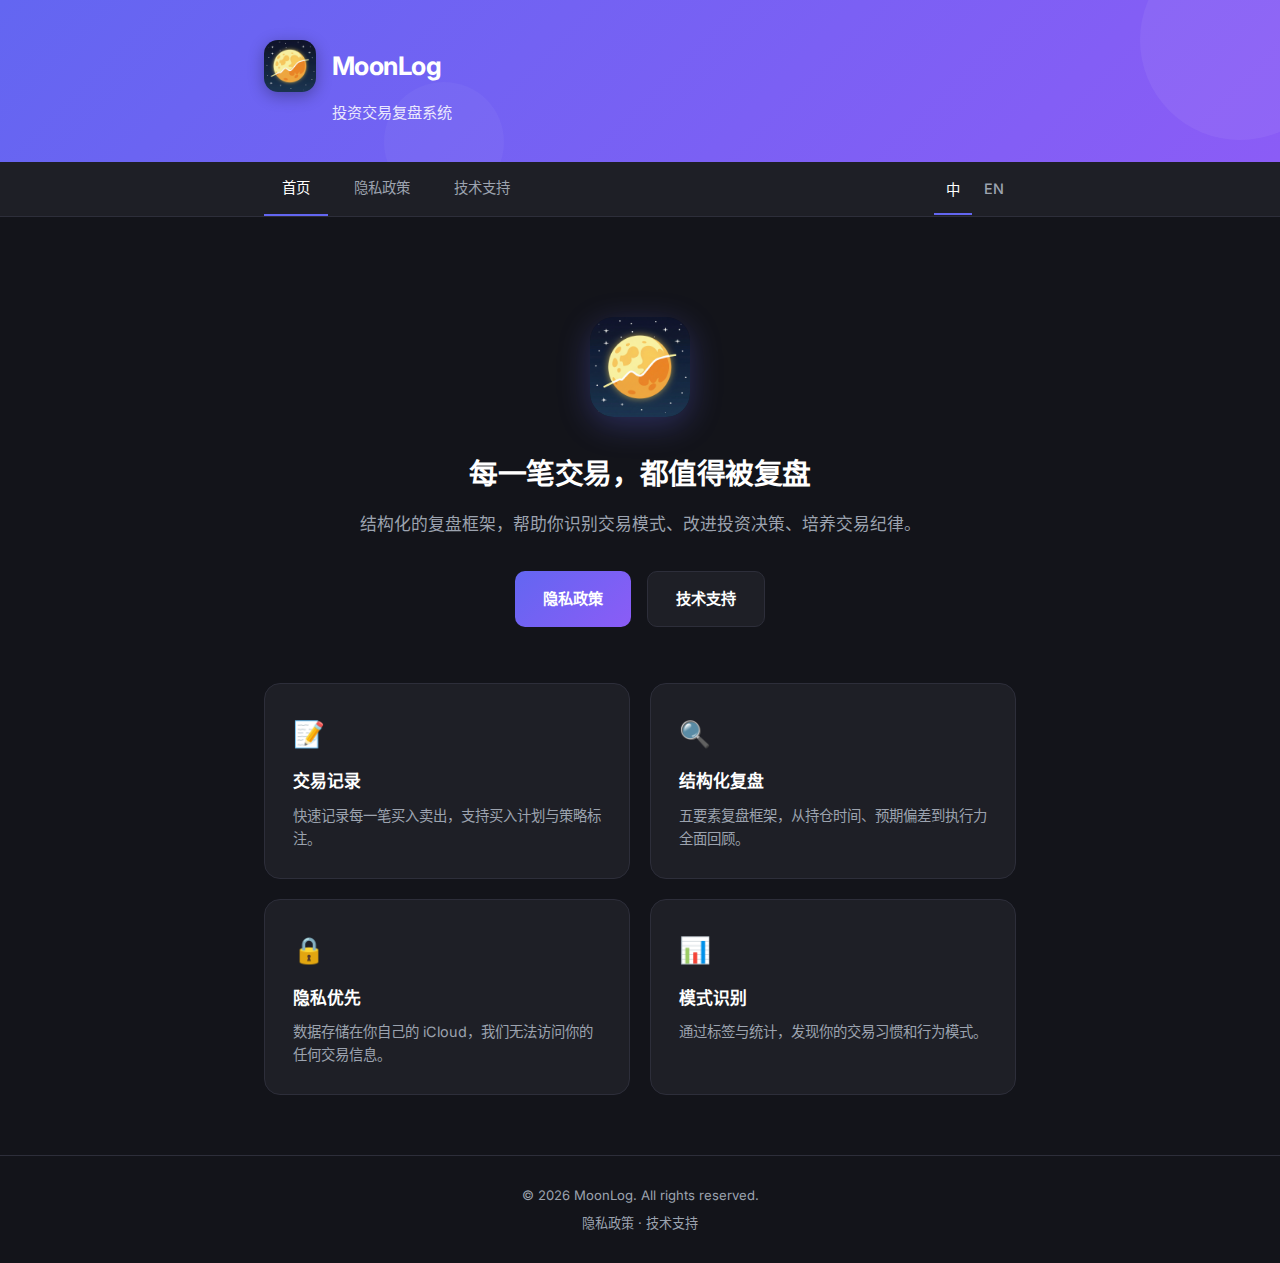
<file: index.html>
<!DOCTYPE html>
<html lang="zh-CN">
<head>
  <meta charset="UTF-8">
  <meta name="viewport" content="width=device-width, initial-scale=1.0">
  <title data-i18n="page.title">MoonLog — 投资交易复盘</title>
  <meta name="description" content="MoonLog 帮助个人投资者通过结构化复盘框架，识别交易模式、改进投资决策、培养交易纪律。">
  <link rel="icon" href="images/logo.png" type="image/png">
  <link rel="stylesheet" href="css/style.css">
</head>
<body>

  <!-- Header -->
  <header class="site-header">
    <div class="header-inner">
      <div class="brand">
        <img src="images/logo.png" alt="MoonLog Logo">
        <h1>MoonLog</h1>
      </div>
      <p class="header-subtitle" data-i18n="header.subtitle.index">投资交易复盘系统</p>
    </div>
  </header>

  <!-- Navigation -->
  <nav class="site-nav">
    <div class="nav-inner">
      <a href="index.html" class="active" data-i18n="nav.home">首页</a>
      <a href="privacy.html" data-i18n="nav.privacy">隐私政策</a>
      <a href="support.html" data-i18n="nav.support">技术支持</a>
      <div class="lang-switch">
        <button data-lang="zh" class="active" onclick="setLang('zh')">中</button>
        <button data-lang="en" onclick="setLang('en')">EN</button>
      </div>
    </div>
  </nav>

  <!-- Main -->
  <main class="main-content">

    <!-- Hero -->
    <section class="hero">
      <img src="images/logo.png" alt="MoonLog">
      <h2 data-i18n="hero.title">每一笔交易，都值得被复盘</h2>
      <p data-i18n="hero.desc">结构化的复盘框架，帮助你识别交易模式、改进投资决策、培养交易纪律。</p>
      <div class="hero-links">
        <a href="privacy.html" class="btn-primary" data-i18n="hero.btn.privacy">隐私政策</a>
        <a href="support.html" class="btn-outline" data-i18n="hero.btn.support">技术支持</a>
      </div>
    </section>

    <!-- Features -->
    <section class="features">
      <div class="feature-card">
        <span class="icon">📝</span>
        <h3 data-i18n="feature.record.title">交易记录</h3>
        <p data-i18n="feature.record.desc">快速记录每一笔买入卖出，支持买入计划与策略标注。</p>
      </div>
      <div class="feature-card">
        <span class="icon">🔍</span>
        <h3 data-i18n="feature.review.title">结构化复盘</h3>
        <p data-i18n="feature.review.desc">五要素复盘框架，从持仓时间、预期偏差到执行力全面回顾。</p>
      </div>
      <div class="feature-card">
        <span class="icon">🔒</span>
        <h3 data-i18n="feature.privacy.title">隐私优先</h3>
        <p data-i18n="feature.privacy.desc">数据存储在你自己的 iCloud，我们无法访问你的任何交易信息。</p>
      </div>
      <div class="feature-card">
        <span class="icon">📊</span>
        <h3 data-i18n="feature.pattern.title">模式识别</h3>
        <p data-i18n="feature.pattern.desc">通过标签与统计，发现你的交易习惯和行为模式。</p>
      </div>
    </section>

  </main>

  <!-- Footer -->
  <footer class="site-footer">
    <p data-i18n="footer.rights">&copy; 2026 MoonLog. All rights reserved.</p>
    <p style="margin-top: 6px;">
      <a href="privacy.html" data-i18n="footer.privacy">隐私政策</a> · <a href="support.html" data-i18n="footer.support">技术支持</a>
    </p>
  </footer>

  <script src="js/i18n.js"></script>
</body>
</html>
</file>
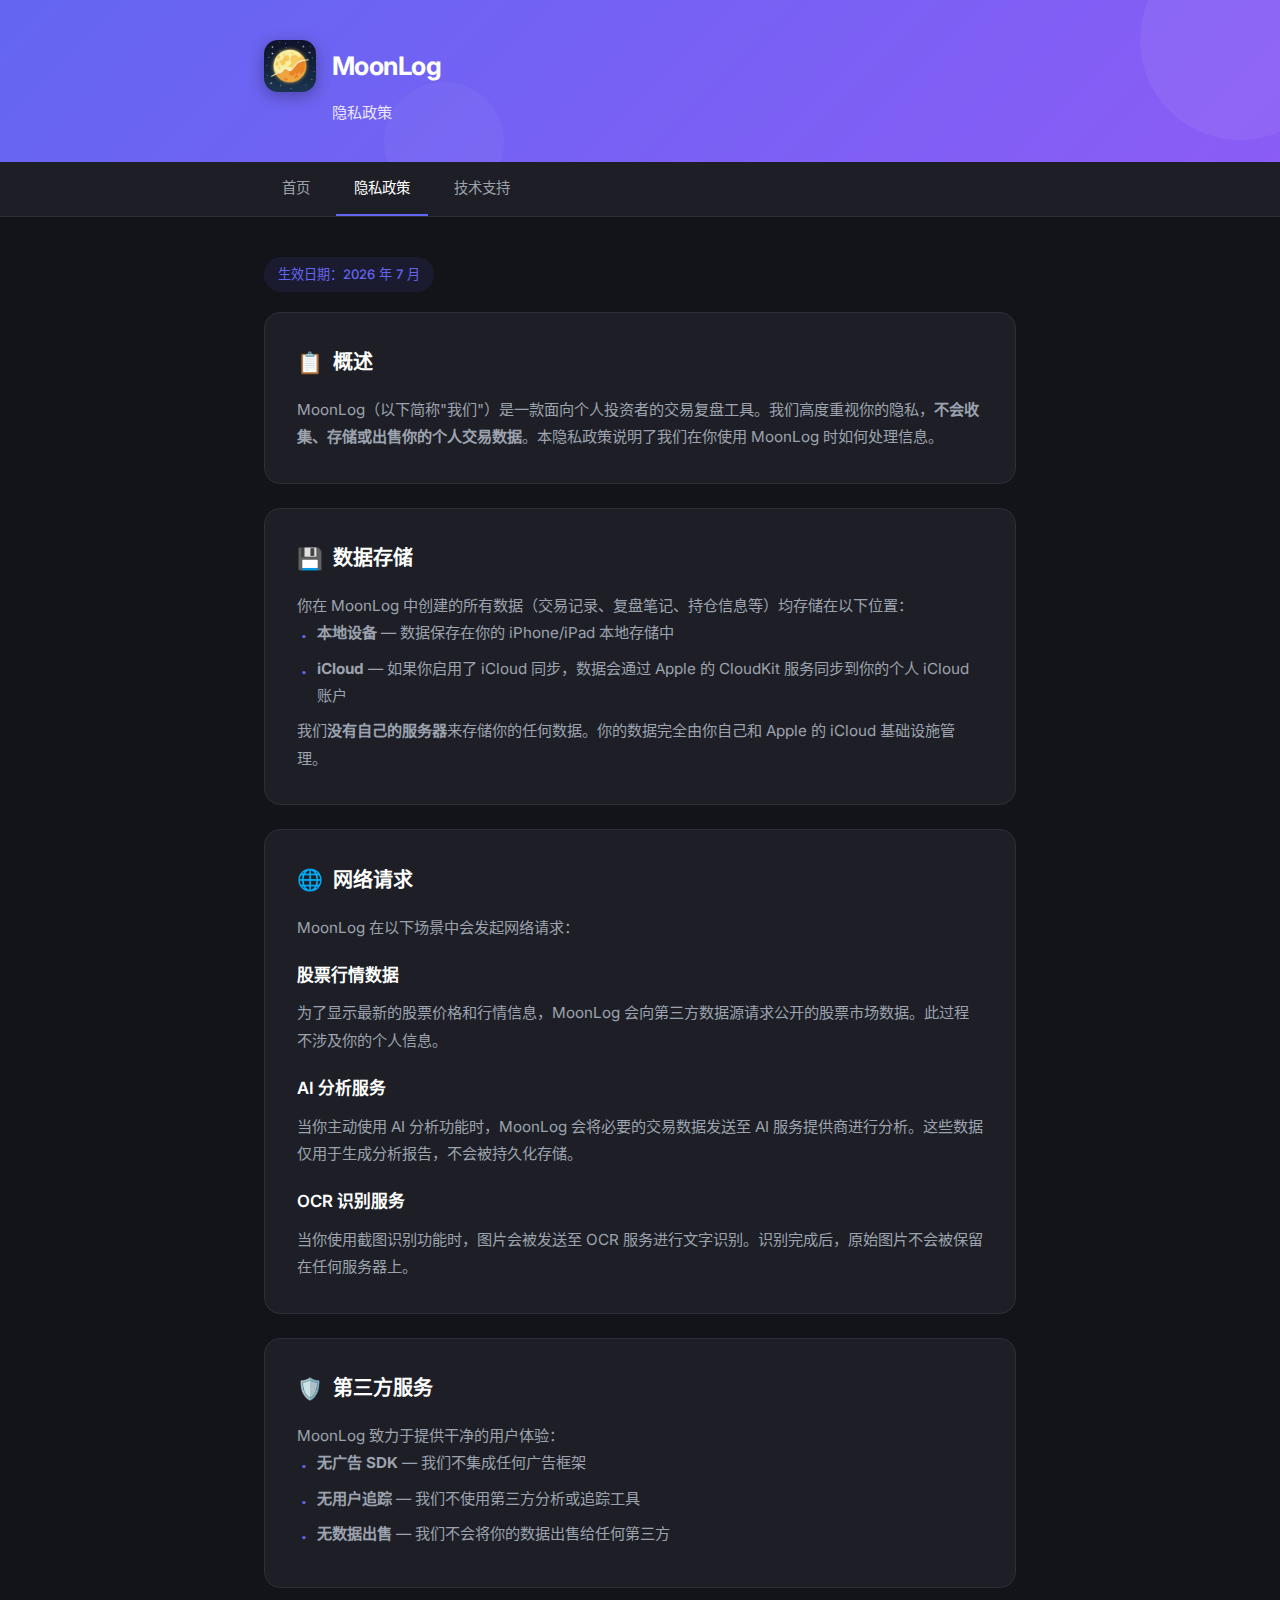
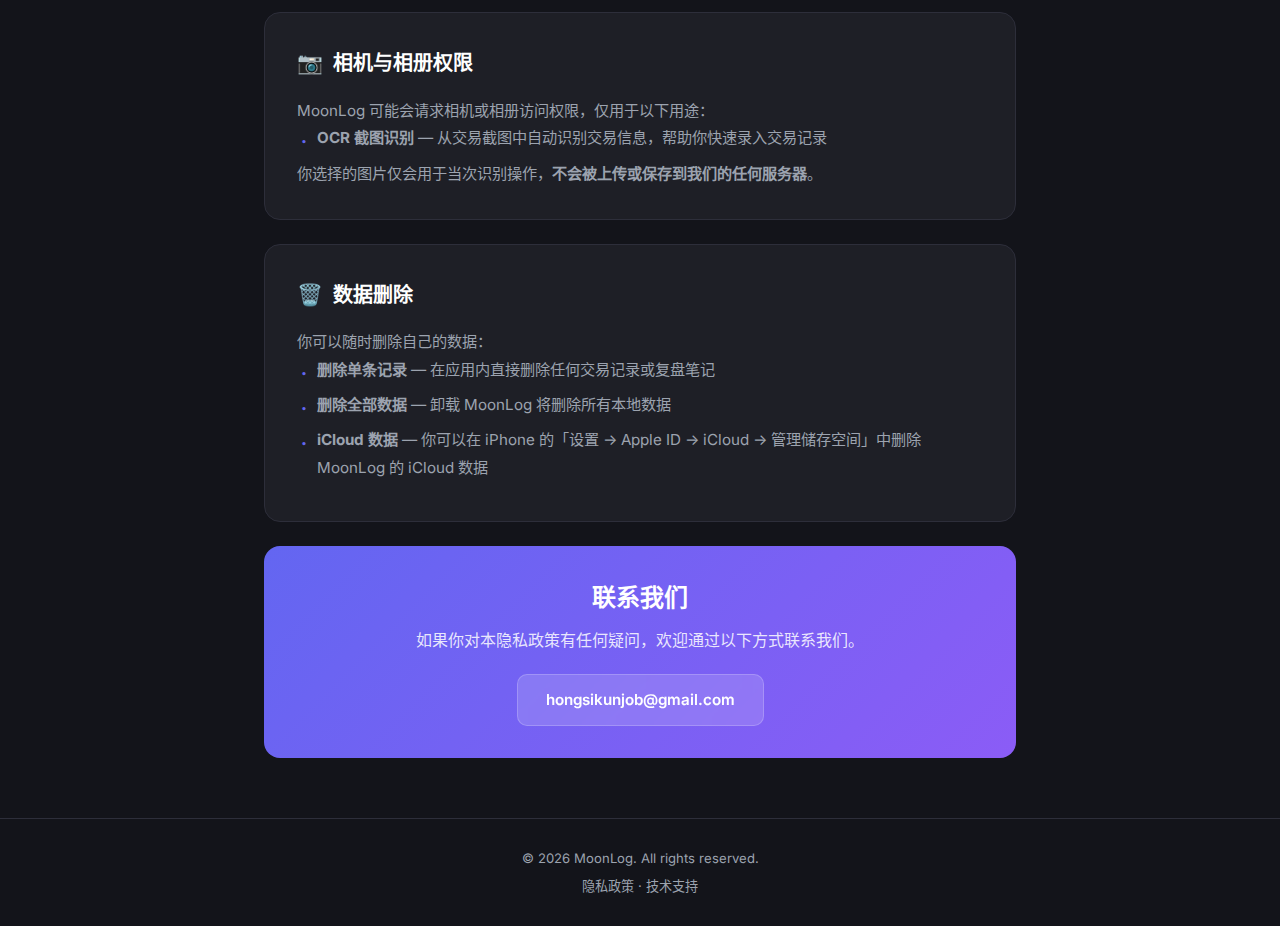
<file: privacy.html>
<!DOCTYPE html>
<html lang="zh-CN">
<head>
  <meta charset="UTF-8">
  <meta name="viewport" content="width=device-width, initial-scale=1.0">
  <title>隐私政策 — MoonLog</title>
  <meta name="description" content="MoonLog 隐私政策 — 了解我们如何保护你的数据。">
  <link rel="icon" href="images/logo.png" type="image/png">
  <link rel="stylesheet" href="css/style.css">
</head>
<body>

  <!-- Header -->
  <header class="site-header">
    <div class="header-inner">
      <div class="brand">
        <img src="images/logo.png" alt="MoonLog Logo">
        <h1>MoonLog</h1>
      </div>
      <p class="header-subtitle">隐私政策</p>
    </div>
  </header>

  <!-- Navigation -->
  <nav class="site-nav">
    <div class="nav-inner">
      <a href="index.html">首页</a>
      <a href="privacy.html" class="active">隐私政策</a>
      <a href="support.html">技术支持</a>
    </div>
  </nav>

  <!-- Main -->
  <main class="main-content">

    <span class="date-tag">生效日期：2026 年 7 月</span>

    <!-- 概述 -->
    <div class="card">
      <h2><span class="icon">📋</span>概述</h2>
      <p>MoonLog（以下简称"我们"）是一款面向个人投资者的交易复盘工具。我们高度重视你的隐私，<strong>不会收集、存储或出售你的个人交易数据</strong>。本隐私政策说明了我们在你使用 MoonLog 时如何处理信息。</p>
    </div>

    <!-- 数据存储 -->
    <div class="card">
      <h2><span class="icon">💾</span>数据存储</h2>
      <p>你在 MoonLog 中创建的所有数据（交易记录、复盘笔记、持仓信息等）均存储在以下位置：</p>
      <ul>
        <li><strong>本地设备</strong> — 数据保存在你的 iPhone/iPad 本地存储中</li>
        <li><strong>iCloud</strong> — 如果你启用了 iCloud 同步，数据会通过 Apple 的 CloudKit 服务同步到你的个人 iCloud 账户</li>
      </ul>
      <p>我们<strong>没有自己的服务器</strong>来存储你的任何数据。你的数据完全由你自己和 Apple 的 iCloud 基础设施管理。</p>
    </div>

    <!-- 网络请求 -->
    <div class="card">
      <h2><span class="icon">🌐</span>网络请求</h2>
      <p>MoonLog 在以下场景中会发起网络请求：</p>

      <h3>股票行情数据</h3>
      <p>为了显示最新的股票价格和行情信息，MoonLog 会向第三方数据源请求公开的股票市场数据。此过程不涉及你的个人信息。</p>

      <h3>AI 分析服务</h3>
      <p>当你主动使用 AI 分析功能时，MoonLog 会将必要的交易数据发送至 AI 服务提供商进行分析。这些数据仅用于生成分析报告，不会被持久化存储。</p>

      <h3>OCR 识别服务</h3>
      <p>当你使用截图识别功能时，图片会被发送至 OCR 服务进行文字识别。识别完成后，原始图片不会被保留在任何服务器上。</p>
    </div>

    <!-- 第三方服务 -->
    <div class="card">
      <h2><span class="icon">🛡️</span>第三方服务</h2>
      <p>MoonLog 致力于提供干净的用户体验：</p>
      <ul>
        <li><strong>无广告 SDK</strong> — 我们不集成任何广告框架</li>
        <li><strong>无用户追踪</strong> — 我们不使用第三方分析或追踪工具</li>
        <li><strong>无数据出售</strong> — 我们不会将你的数据出售给任何第三方</li>
      </ul>
    </div>

    <!-- 相机与相册 -->
    <div class="card">
      <h2><span class="icon">📷</span>相机与相册权限</h2>
      <p>MoonLog 可能会请求相机或相册访问权限，仅用于以下用途：</p>
      <ul>
        <li><strong>OCR 截图识别</strong> — 从交易截图中自动识别交易信息，帮助你快速录入交易记录</li>
      </ul>
      <p>你选择的图片仅会用于当次识别操作，<strong>不会被上传或保存到我们的任何服务器</strong>。</p>
    </div>

    <!-- 数据删除 -->
    <div class="card">
      <h2><span class="icon">🗑️</span>数据删除</h2>
      <p>你可以随时删除自己的数据：</p>
      <ul>
        <li><strong>删除单条记录</strong> — 在应用内直接删除任何交易记录或复盘笔记</li>
        <li><strong>删除全部数据</strong> — 卸载 MoonLog 将删除所有本地数据</li>
        <li><strong>iCloud 数据</strong> — 你可以在 iPhone 的「设置 → Apple ID → iCloud → 管理储存空间」中删除 MoonLog 的 iCloud 数据</li>
      </ul>
    </div>

    <!-- 联系方式 -->
    <div class="contact-banner">
      <h2>联系我们</h2>
      <p>如果你对本隐私政策有任何疑问，欢迎通过以下方式联系我们。</p>
      <a href="mailto:hongsikunjob@gmail.com" class="btn">hongsikunjob@gmail.com</a>
    </div>

  </main>

  <!-- Footer -->
  <footer class="site-footer">
    <p>&copy; 2026 MoonLog. All rights reserved.</p>
    <p style="margin-top: 6px;">
      <a href="privacy.html">隐私政策</a> · <a href="support.html">技术支持</a>
    </p>
  </footer>

</body>
</html>
</file>
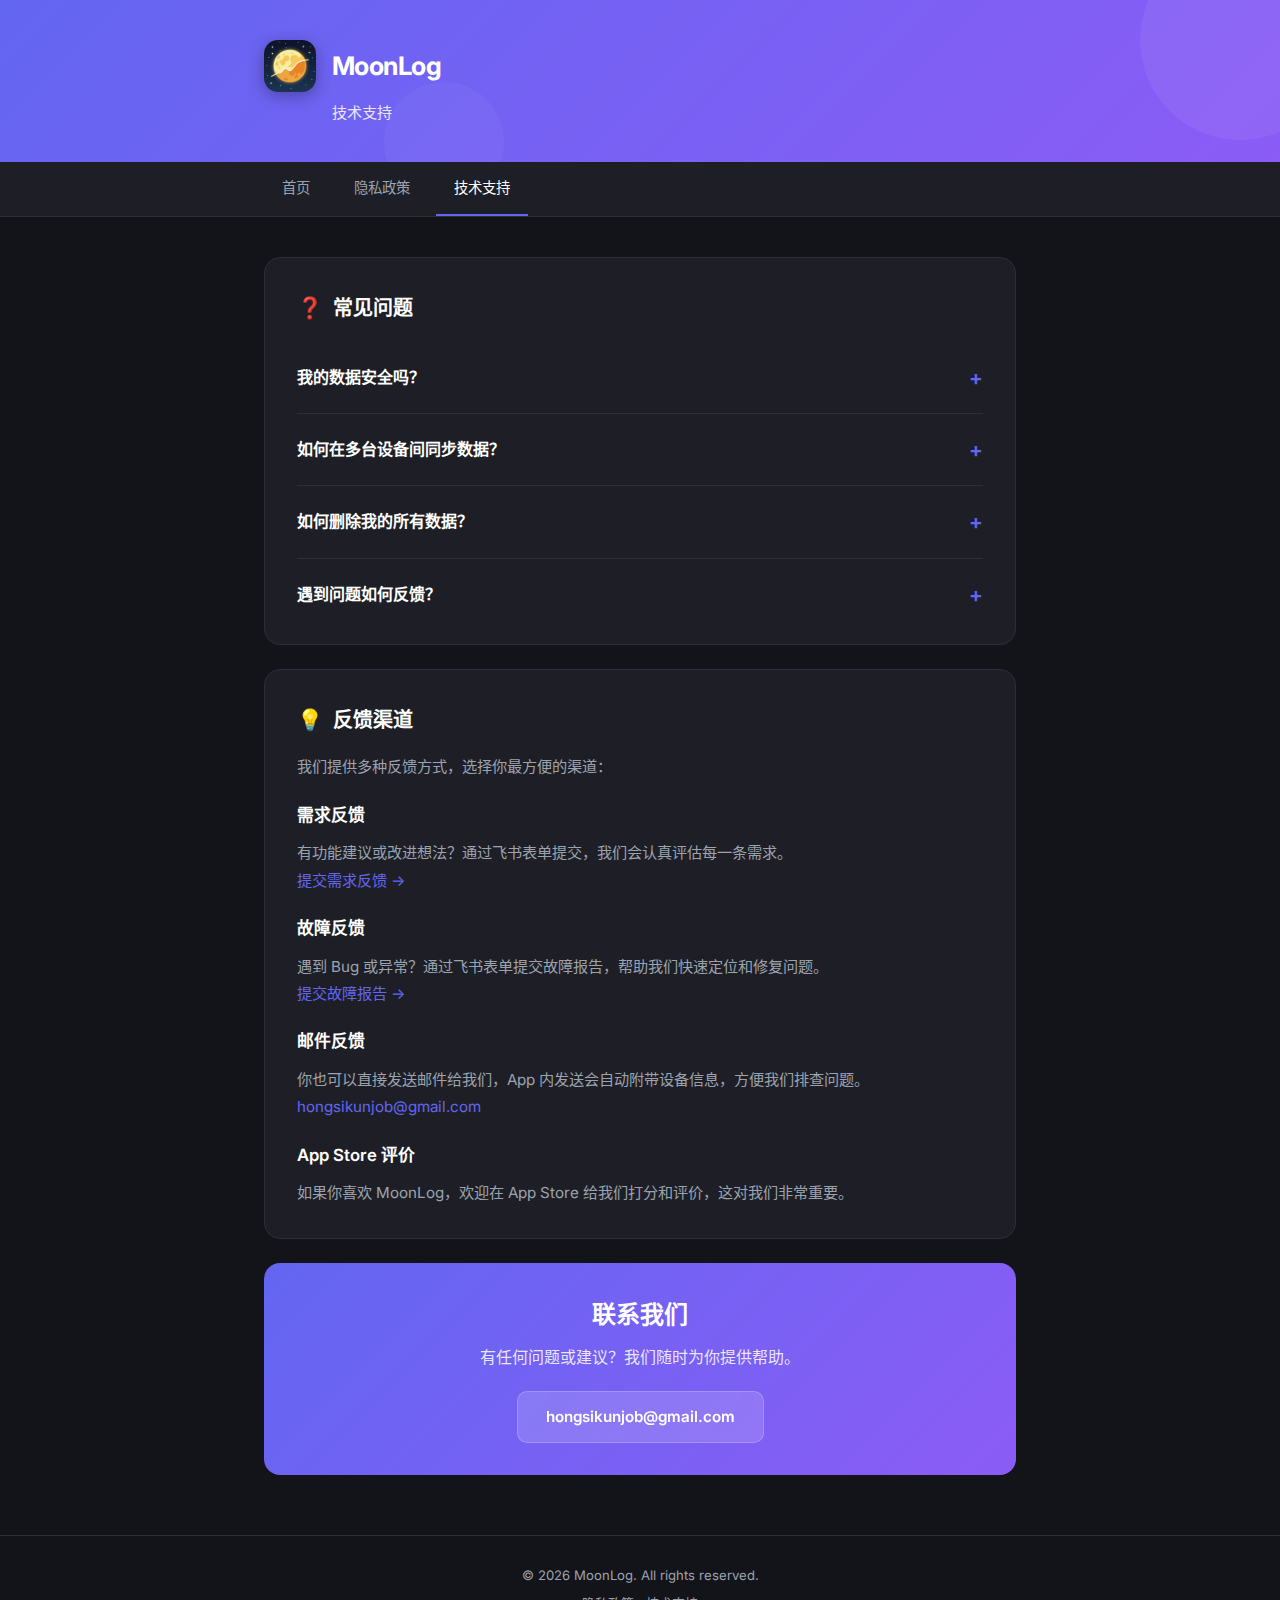
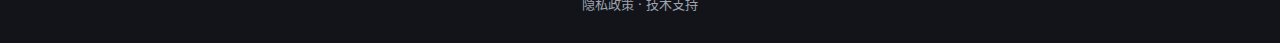
<file: support.html>
<!DOCTYPE html>
<html lang="zh-CN">
<head>
  <meta charset="UTF-8">
  <meta name="viewport" content="width=device-width, initial-scale=1.0">
  <title>技术支持 — MoonLog</title>
  <meta name="description" content="MoonLog 技术支持 — 常见问题与联系方式。">
  <link rel="icon" href="images/logo.png" type="image/png">
  <link rel="stylesheet" href="css/style.css">
</head>
<body>

  <!-- Header -->
  <header class="site-header">
    <div class="header-inner">
      <div class="brand">
        <img src="images/logo.png" alt="MoonLog Logo">
        <h1>MoonLog</h1>
      </div>
      <p class="header-subtitle">技术支持</p>
    </div>
  </header>

  <!-- Navigation -->
  <nav class="site-nav">
    <div class="nav-inner">
      <a href="index.html">首页</a>
      <a href="privacy.html">隐私政策</a>
      <a href="support.html" class="active">技术支持</a>
    </div>
  </nav>

  <!-- Main -->
  <main class="main-content">

    <!-- FAQ -->
    <div class="card">
      <h2><span class="icon">❓</span>常见问题</h2>

      <div class="faq-item">
        <div class="faq-question" onclick="toggleFaq(this)">我的数据安全吗？</div>
        <div class="faq-answer">
          <p>完全安全。你的所有交易记录和复盘数据都存储在你自己的设备和 iCloud 账户中，MoonLog 没有自己的服务器，无法访问你的任何数据。即使 MoonLog 停止运营，你的数据也不会受到影响。</p>
        </div>
      </div>

      <div class="faq-item">
        <div class="faq-question" onclick="toggleFaq(this)">如何在多台设备间同步数据？</div>
        <div class="faq-answer">
          <p>MoonLog 使用 Apple 的 iCloud 进行数据同步。请确保你的所有设备都登录了同一个 Apple ID，并在「设置 → Apple ID → iCloud」中开启了 MoonLog 的 iCloud 同步。数据会自动在你的设备间保持一致。</p>
        </div>
      </div>

      <div class="faq-item">
        <div class="faq-question" onclick="toggleFaq(this)">如何删除我的所有数据？</div>
        <div class="faq-answer">
          <p>卸载 MoonLog 会删除所有本地数据。如果你还需要清除 iCloud 中的数据，请前往 iPhone 的「设置 → Apple ID → iCloud → 管理储存空间」，找到 MoonLog 并删除其数据。</p>
        </div>
      </div>

      <div class="faq-item">
        <div class="faq-question" onclick="toggleFaq(this)">遇到问题如何反馈？</div>
        <div class="faq-answer">
          <p>你可以通过 App 内「设置 → 应用反馈」选择合适的反馈方式，也可以直接使用以下渠道：</p>
        </div>
      </div>
    </div>

    <!-- 反馈渠道 -->
    <div class="card">
      <h2><span class="icon">💡</span>反馈渠道</h2>
      <p>我们提供多种反馈方式，选择你最方便的渠道：</p>

      <h3>需求反馈</h3>
      <p>有功能建议或改进想法？通过飞书表单提交，我们会认真评估每一条需求。</p>
      <p><a href="https://my.feishu.cn/share/base/form/shrcnz3WIS0nkVTpRAM0VpO00Ud" target="_blank">提交需求反馈 →</a></p>

      <h3>故障反馈</h3>
      <p>遇到 Bug 或异常？通过飞书表单提交故障报告，帮助我们快速定位和修复问题。</p>
      <p><a href="https://my.feishu.cn/share/base/form/shrcno1saWNjoIcHfhl5ANprRxg" target="_blank">提交故障报告 →</a></p>

      <h3>邮件反馈</h3>
      <p>你也可以直接发送邮件给我们，App 内发送会自动附带设备信息，方便我们排查问题。</p>
      <p><a href="mailto:hongsikunjob@gmail.com">hongsikunjob@gmail.com</a></p>

      <h3>App Store 评价</h3>
      <p>如果你喜欢 MoonLog，欢迎在 App Store 给我们打分和评价，这对我们非常重要。</p>
    </div>

    <!-- 联系方式 -->
    <div class="contact-banner">
      <h2>联系我们</h2>
      <p>有任何问题或建议？我们随时为你提供帮助。</p>
      <a href="mailto:hongsikunjob@gmail.com" class="btn">hongsikunjob@gmail.com</a>
    </div>

  </main>

  <!-- Footer -->
  <footer class="site-footer">
    <p>&copy; 2026 MoonLog. All rights reserved.</p>
    <p style="margin-top: 6px;">
      <a href="privacy.html">隐私政策</a> · <a href="support.html">技术支持</a>
    </p>
  </footer>

  <!-- FAQ Toggle Script -->
  <script>
    function toggleFaq(el) {
      const item = el.parentElement;
      item.classList.toggle('open');
    }
  </script>

</body>
</html>
</file>
<file: css/style.css>
/* ========================================
   MoonLog — Brand Stylesheet
   ======================================== */

/* ---------- Google Fonts ---------- */
@import url('https://fonts.googleapis.com/css2?family=Inter:wght@400;500;600;700&display=swap');

/* ---------- CSS Variables ---------- */
:root {
  --color-primary: #6366F1;
  --color-secondary: #8B5CF6;
  --color-bg: #13141A;
  --color-card: #1E1F26;
  --color-card-hover: #262730;
  --color-text: #FFFFFF;
  --color-text-secondary: #9CA3AF;
  --color-border: #2D2E3A;
  --color-gradient: linear-gradient(135deg, #6366F1, #8B5CF6);
  --radius: 16px;
  --radius-sm: 10px;
  --max-width: 800px;
  --transition: 0.25s ease;
}

/* ---------- Reset & Base ---------- */
*,
*::before,
*::after {
  margin: 0;
  padding: 0;
  box-sizing: border-box;
}

html {
  scroll-behavior: smooth;
  -webkit-text-size-adjust: 100%;
}

body {
  font-family: 'Inter', -apple-system, BlinkMacSystemFont, 'Segoe UI', sans-serif;
  background-color: var(--color-bg);
  color: var(--color-text);
  line-height: 1.7;
  font-size: 16px;
  min-height: 100vh;
  display: flex;
  flex-direction: column;
}

a {
  color: var(--color-primary);
  text-decoration: none;
  transition: color var(--transition);
}

a:hover {
  color: var(--color-secondary);
}

/* ---------- Header ---------- */
.site-header {
  background: var(--color-gradient);
  padding: 0;
  position: relative;
  overflow: hidden;
}

.site-header::before {
  content: '';
  position: absolute;
  top: -60px;
  right: -60px;
  width: 200px;
  height: 200px;
  background: rgba(255, 255, 255, 0.06);
  border-radius: 50%;
  pointer-events: none;
}

.site-header::after {
  content: '';
  position: absolute;
  bottom: -40px;
  left: 30%;
  width: 120px;
  height: 120px;
  background: rgba(255, 255, 255, 0.04);
  border-radius: 50%;
  pointer-events: none;
}

.header-inner {
  max-width: var(--max-width);
  margin: 0 auto;
  padding: 40px 24px 36px;
  position: relative;
  z-index: 1;
}

.brand {
  display: flex;
  align-items: center;
  gap: 16px;
  margin-bottom: 8px;
}

.brand img {
  width: 52px;
  height: 52px;
  border-radius: 14px;
  box-shadow: 0 4px 16px rgba(0, 0, 0, 0.3);
}

.brand h1 {
  font-size: 1.6rem;
  font-weight: 700;
  letter-spacing: -0.02em;
}

.header-subtitle {
  font-size: 0.95rem;
  opacity: 0.85;
  margin-top: 4px;
  padding-left: 68px;
}

/* ---------- Navigation ---------- */
.site-nav {
  background: var(--color-card);
  border-bottom: 1px solid var(--color-border);
  position: sticky;
  top: 0;
  z-index: 100;
}

.nav-inner {
  max-width: var(--max-width);
  margin: 0 auto;
  padding: 0 24px;
  display: flex;
  gap: 8px;
  overflow-x: auto;
}

.nav-inner a {
  display: inline-block;
  padding: 14px 18px;
  font-size: 0.9rem;
  font-weight: 500;
  color: var(--color-text-secondary);
  white-space: nowrap;
  border-bottom: 2px solid transparent;
  transition: all var(--transition);
}

.nav-inner a:hover,
.nav-inner a.active {
  color: var(--color-text);
  border-bottom-color: var(--color-primary);
}

/* ---------- Language Switch ---------- */
.lang-switch {
  display: flex;
  align-items: center;
  gap: 0;
  margin-left: auto;
}

.lang-switch button {
  background: none;
  border: none;
  color: var(--color-text-secondary);
  font-size: 0.9rem;
  font-weight: 500;
  padding: 14px 12px;
  cursor: pointer;
  font-family: inherit;
  white-space: nowrap;
  border-bottom: 2px solid transparent;
  transition: all var(--transition);
}

.lang-switch button.active {
  color: var(--color-text);
  border-bottom-color: var(--color-primary);
}

.lang-switch button:hover:not(.active) {
  color: var(--color-text);
}

/* ---------- Main Content ---------- */
.main-content {
  flex: 1;
  max-width: var(--max-width);
  margin: 0 auto;
  padding: 40px 24px 60px;
  width: 100%;
}

/* ---------- Card ---------- */
.card {
  background: var(--color-card);
  border: 1px solid var(--color-border);
  border-radius: var(--radius);
  padding: 32px;
  margin-bottom: 24px;
  transition: border-color var(--transition);
}

.card:hover {
  border-color: rgba(99, 102, 241, 0.3);
}

.card h2 {
  font-size: 1.25rem;
  font-weight: 600;
  margin-bottom: 16px;
  display: flex;
  align-items: center;
  gap: 10px;
}

.card h2 .icon {
  font-size: 1.3rem;
}

.card h3 {
  font-size: 1.05rem;
  font-weight: 600;
  margin: 20px 0 10px;
  color: var(--color-text);
}

.card p,
.card li {
  color: var(--color-text-secondary);
  font-size: 0.95rem;
  line-height: 1.8;
}

.card ul {
  list-style: none;
  padding: 0;
}

.card ul li {
  position: relative;
  padding-left: 20px;
  margin-bottom: 8px;
}

.card ul li::before {
  content: '·';
  position: absolute;
  left: 4px;
  color: var(--color-primary);
  font-weight: 700;
  font-size: 1.2rem;
  line-height: 1.8;
}

/* ---------- FAQ (Accordion) ---------- */
.faq-item {
  border-bottom: 1px solid var(--color-border);
  padding: 18px 0;
}

.faq-item:last-child {
  border-bottom: none;
  padding-bottom: 0;
}

.faq-question {
  display: flex;
  justify-content: space-between;
  align-items: center;
  cursor: pointer;
  font-weight: 600;
  font-size: 1rem;
  color: var(--color-text);
  user-select: none;
  gap: 12px;
}

.faq-question::after {
  content: '+';
  font-size: 1.3rem;
  color: var(--color-primary);
  transition: transform var(--transition);
  flex-shrink: 0;
}

.faq-item.open .faq-question::after {
  content: '−';
}

.faq-answer {
  max-height: 0;
  overflow: hidden;
  transition: max-height 0.35s ease, padding 0.35s ease;
}

.faq-item.open .faq-answer {
  max-height: 500px;
  padding-top: 12px;
}

.faq-answer p {
  color: var(--color-text-secondary);
  font-size: 0.93rem;
  line-height: 1.8;
}

/* ---------- Contact Banner ---------- */
.contact-banner {
  background: var(--color-gradient);
  border-radius: var(--radius);
  padding: 32px;
  text-align: center;
  margin-top: 12px;
}

.contact-banner h2 {
  justify-content: center;
  margin-bottom: 8px;
}

.contact-banner p {
  color: rgba(255, 255, 255, 0.85);
  margin-bottom: 20px;
}

.contact-banner .btn {
  display: inline-block;
  background: rgba(255, 255, 255, 0.15);
  color: #fff;
  padding: 12px 28px;
  border-radius: var(--radius-sm);
  font-weight: 600;
  font-size: 0.95rem;
  backdrop-filter: blur(4px);
  border: 1px solid rgba(255, 255, 255, 0.2);
  transition: background var(--transition);
}

.contact-banner .btn:hover {
  background: rgba(255, 255, 255, 0.25);
  color: #fff;
}

/* ---------- Footer ---------- */
.site-footer {
  text-align: center;
  padding: 28px 24px;
  font-size: 0.82rem;
  color: var(--color-text-secondary);
  border-top: 1px solid var(--color-border);
}

.site-footer a {
  color: var(--color-text-secondary);
}

.site-footer a:hover {
  color: var(--color-primary);
}

/* ---------- Index Hero ---------- */
.hero {
  text-align: center;
  padding: 60px 0 40px;
}

.hero img {
  width: 100px;
  height: 100px;
  border-radius: 24px;
  box-shadow: 0 8px 32px rgba(99, 102, 241, 0.3);
  margin-bottom: 24px;
}

.hero h2 {
  font-size: 1.8rem;
  font-weight: 700;
  letter-spacing: -0.02em;
  margin-bottom: 12px;
}

.hero p {
  color: var(--color-text-secondary);
  font-size: 1.05rem;
  max-width: 640px;
  margin: 0 auto 32px;
  line-height: 1.7;
}

.hero-links {
  display: flex;
  justify-content: center;
  gap: 16px;
  flex-wrap: wrap;
}

.hero-links a {
  display: inline-flex;
  align-items: center;
  gap: 8px;
  padding: 14px 28px;
  border-radius: var(--radius-sm);
  font-weight: 600;
  font-size: 0.95rem;
  transition: all var(--transition);
}

.hero-links .btn-primary {
  background: var(--color-gradient);
  color: #fff;
}

.hero-links .btn-primary:hover {
  opacity: 0.9;
  transform: translateY(-1px);
  color: #fff;
}

.hero-links .btn-outline {
  border: 1px solid var(--color-border);
  color: var(--color-text);
  background: var(--color-card);
}

.hero-links .btn-outline:hover {
  border-color: var(--color-primary);
  color: var(--color-primary);
}

/* ---------- Feature Grid (Index) ---------- */
.features {
  display: grid;
  grid-template-columns: 1fr 1fr;
  gap: 20px;
  margin-top: 16px;
}

.feature-card {
  background: var(--color-card);
  border: 1px solid var(--color-border);
  border-radius: var(--radius);
  padding: 28px;
  transition: border-color var(--transition), transform var(--transition);
}

.feature-card:hover {
  border-color: rgba(99, 102, 241, 0.3);
  transform: translateY(-2px);
}

.feature-card .icon {
  font-size: 1.6rem;
  margin-bottom: 12px;
  display: block;
}

.feature-card h3 {
  font-size: 1.05rem;
  font-weight: 600;
  margin-bottom: 8px;
}

.feature-card p {
  color: var(--color-text-secondary);
  font-size: 0.9rem;
  line-height: 1.6;
}

/* ---------- Effective Date Tag ---------- */
.date-tag {
  display: inline-block;
  background: rgba(99, 102, 241, 0.1);
  color: var(--color-primary);
  padding: 6px 14px;
  border-radius: 20px;
  font-size: 0.82rem;
  font-weight: 500;
  margin-bottom: 20px;
}

/* ---------- Responsive ---------- */
@media (max-width: 640px) {
  .header-inner {
    padding: 28px 20px 24px;
  }

  .brand img {
    width: 42px;
    height: 42px;
  }

  .brand h1 {
    font-size: 1.3rem;
  }

  .header-subtitle {
    padding-left: 58px;
    font-size: 0.88rem;
  }

  .main-content {
    padding: 28px 16px 48px;
  }

  .card {
    padding: 24px 20px;
  }

  .hero {
    padding: 40px 0 28px;
  }

  .hero h2 {
    font-size: 1.4rem;
  }

  .hero img {
    width: 80px;
    height: 80px;
  }

  .features {
    grid-template-columns: 1fr;
  }

  .contact-banner {
    padding: 24px 20px;
  }
}
</file>
